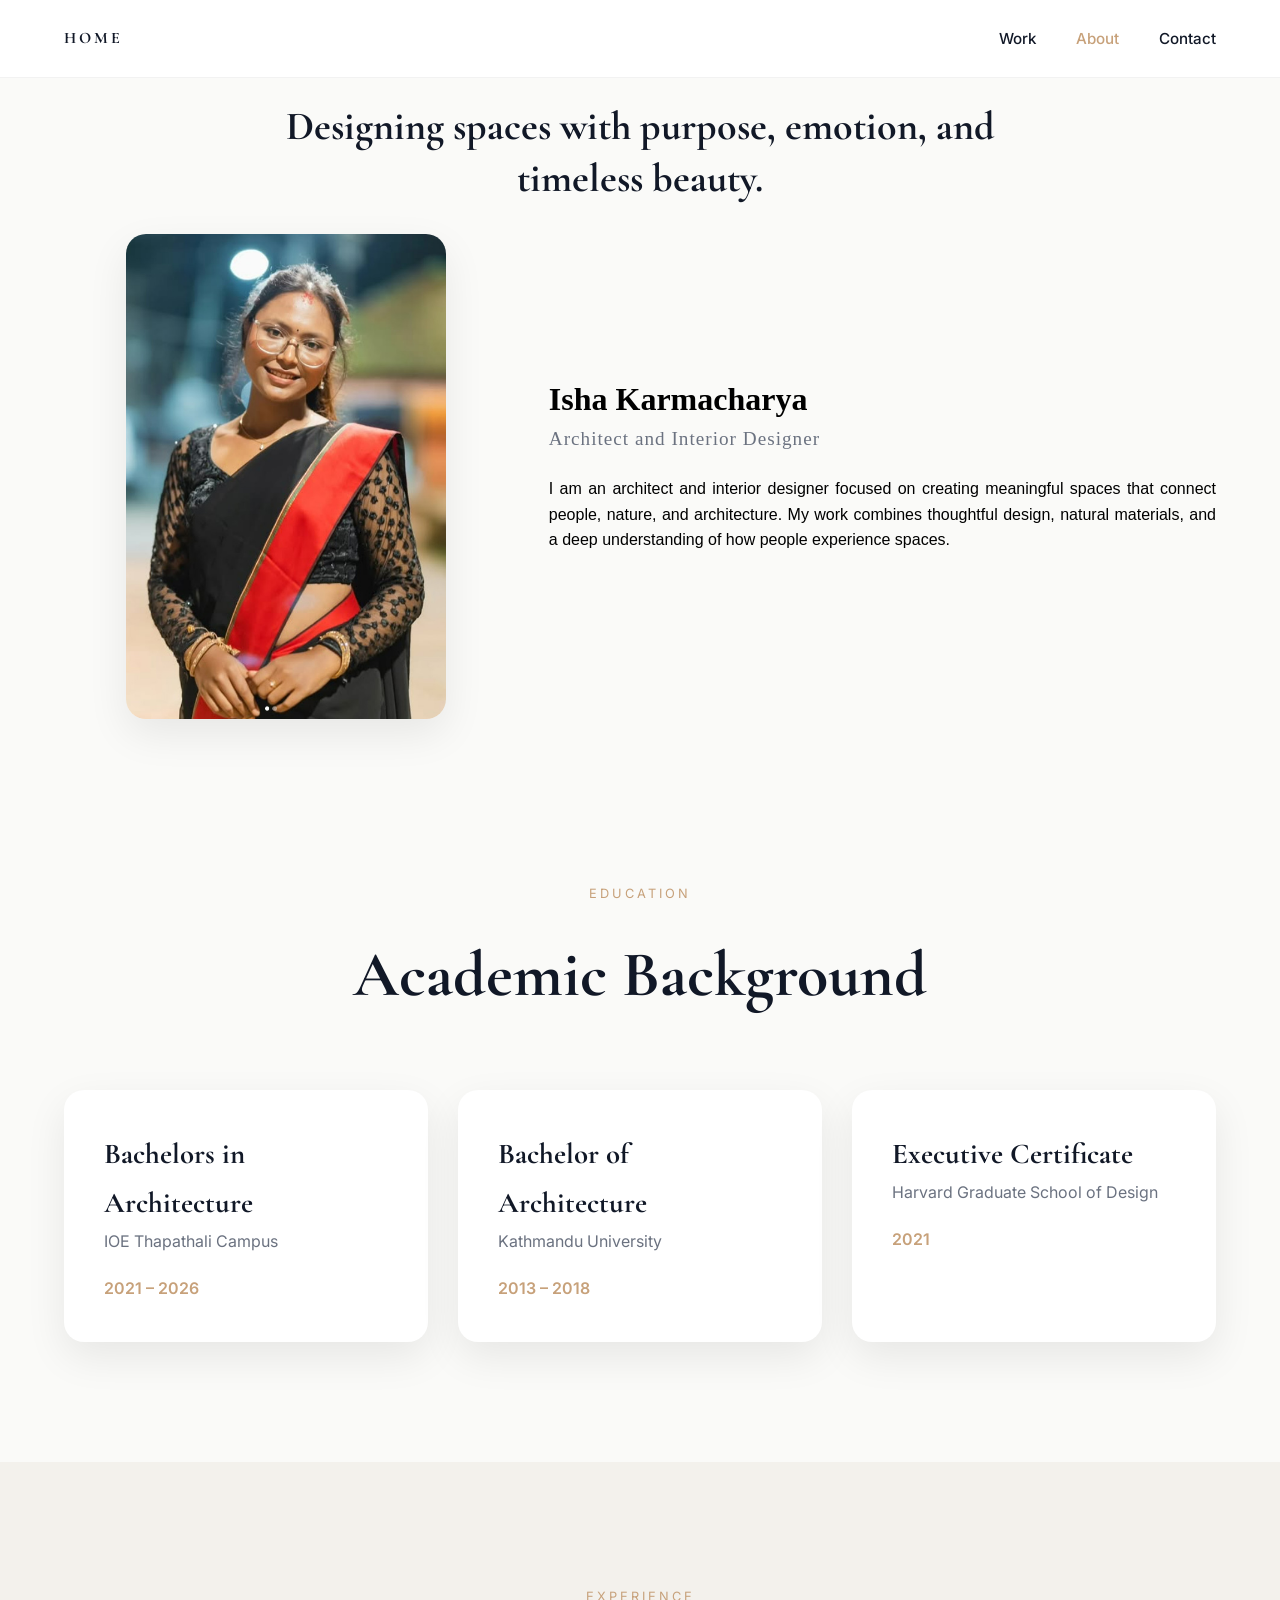
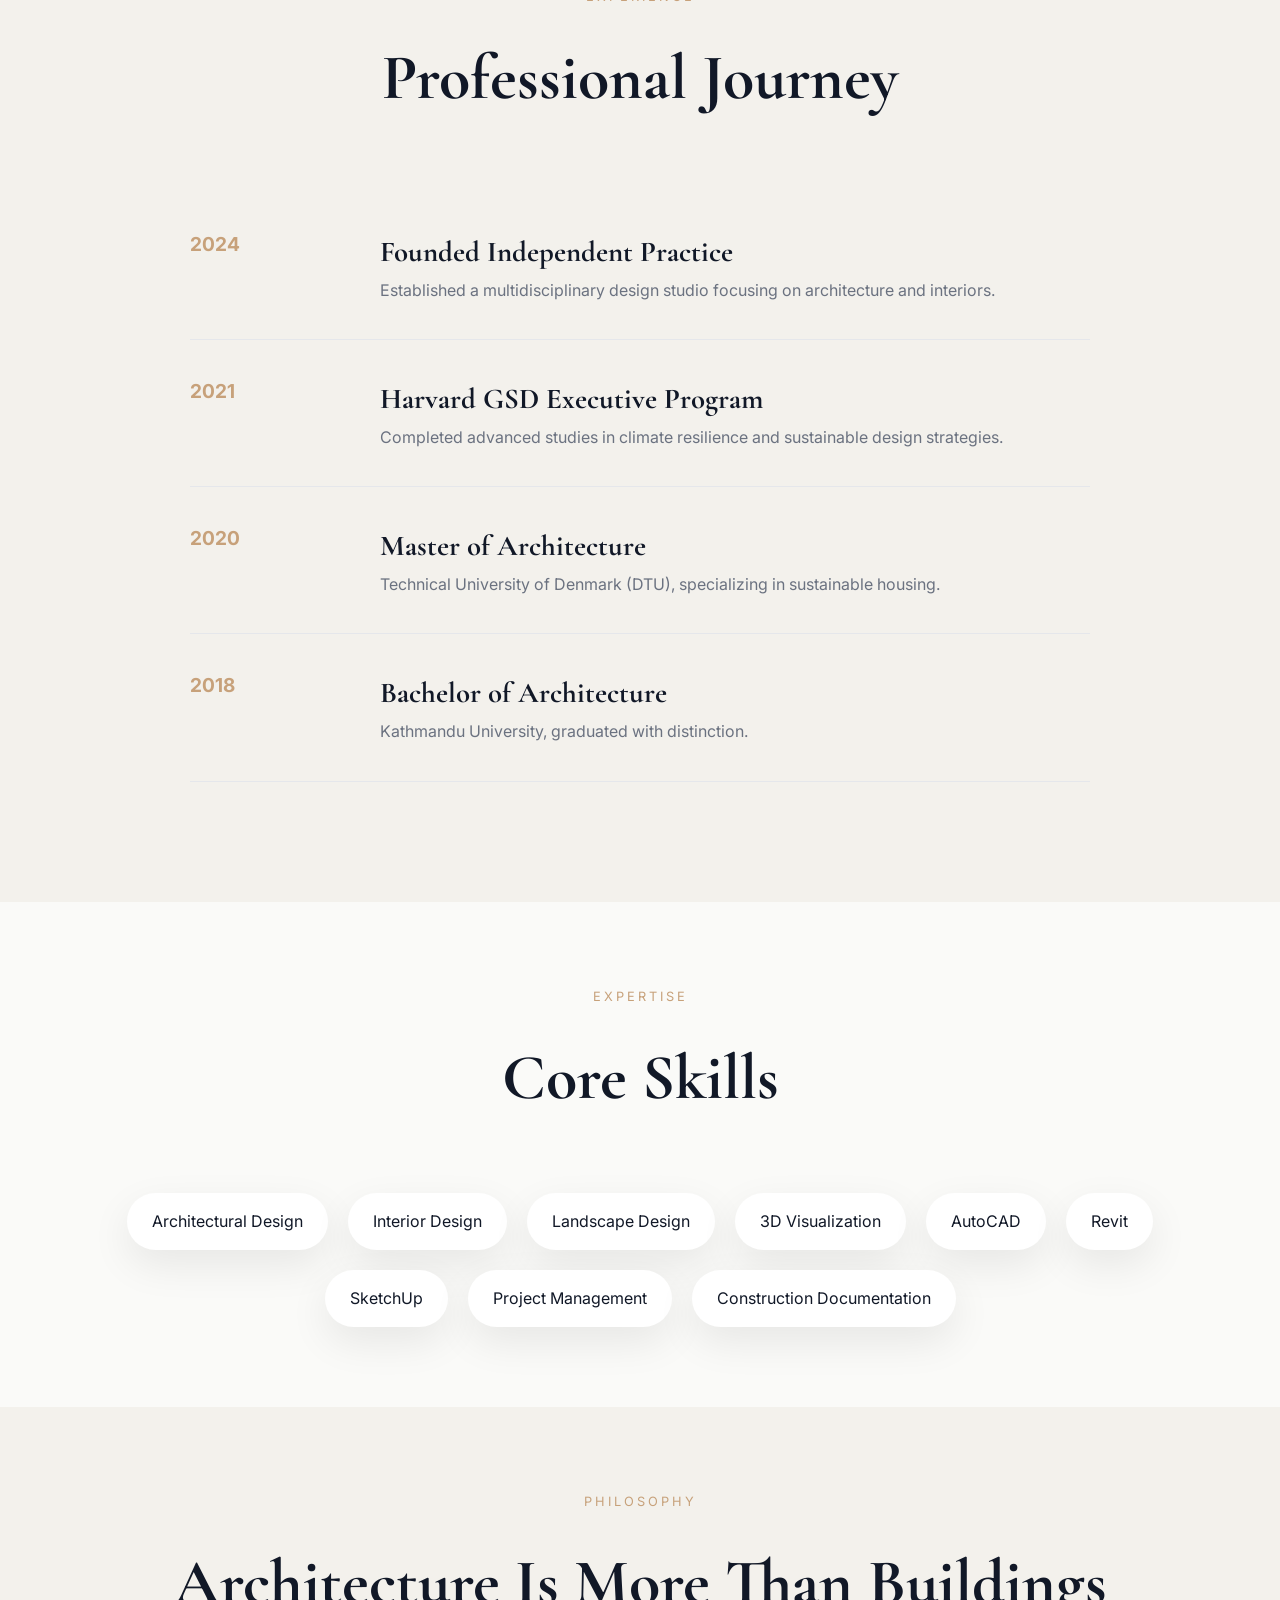
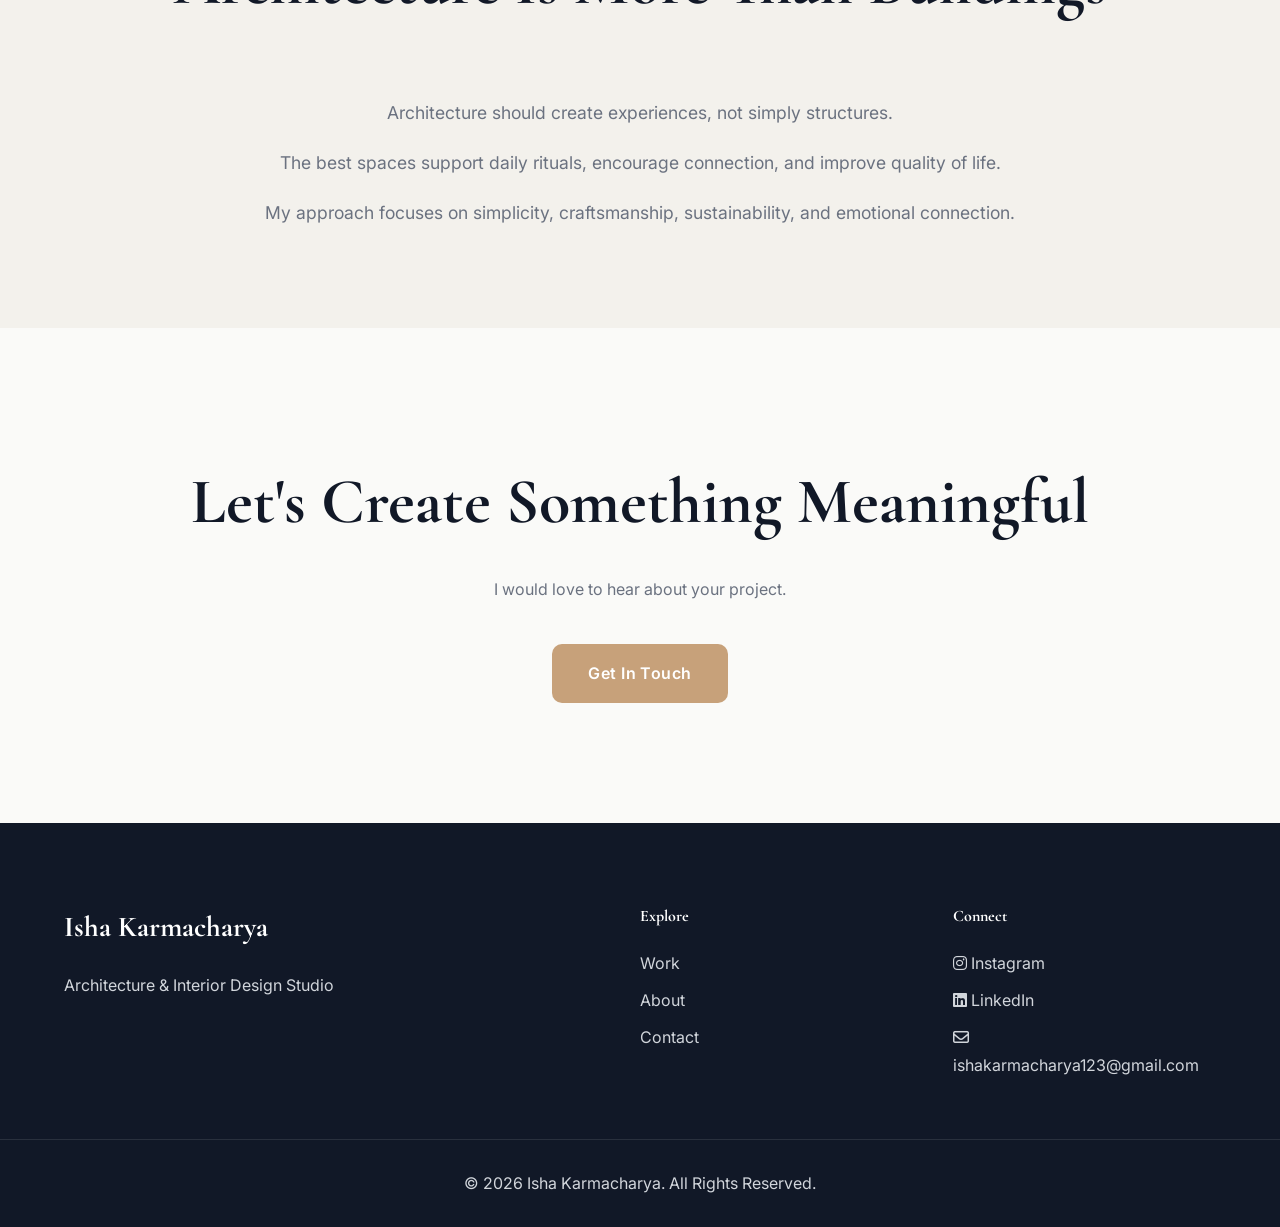
<file: about.html>
<!DOCTYPE html>
<html lang="en">

<head>

<meta charset="UTF-8">
<meta name="viewport" content="width=device-width, initial-scale=1.0">

<title>About | Isha Karmacharya</title>

<link rel="preconnect" href="https://fonts.googleapis.com">
<link rel="preconnect" href="https://fonts.gstatic.com" crossorigin>

<link href="https://fonts.googleapis.com/css2?family=Cormorant+Garamond:wght@400;500;600;700&family=Inter:wght@300;400;500;600;700&display=swap" rel="stylesheet">

<!-- Font Awesome for Icons -->
<link rel="stylesheet" href="https://cdnjs.cloudflare.com/ajax/libs/font-awesome/6.5.1/css/all.min.css">

<link rel="stylesheet" href="style.css">

<style>
/* About page custom styles */
.about-hero {
    padding: 100px 0 40px !important;
}

/* Center the title above */
.centered-title {
    text-align: center;
    max-width: 800px;
    margin: 0 auto 30px;
}

.centered-title .section-tag {
    display: block;
    margin-bottom: 10px;
    color: #111827 !important;
}

.centered-title h1 {
    font-size: 2.5rem;
    line-height: 1.3;
    font-family: 'Cormorant Garamond', serif;
    color: var(--text);
}

/* Two column layout with photo and text side by side */
.about-two-columns {
    display: flex;
    gap: 40px;
    align-items: center;
    justify-content: center;
}

/* Smaller photo */
.about-two-columns .about-image {
    flex: 0.8;
}

.about-two-columns .about-image img {
    width: 100%;
    height: auto;
    max-width: 320px;
    border-radius: 20px;
    box-shadow: var(--shadow);
    margin: 0 auto;
    display: block;
}

/* Right side content container */
.right-content {
    flex: 1.2;
}

/* Name and title section - Times New Roman */
.name-title {
    margin-bottom: 20px;
}

.name-title .name {
    font-family: 'Times New Roman', Times, serif;
    font-size: 2rem;
    font-weight: bold;
    color: #000000;
    margin: 0;
    line-height: 1.2;
}

.name-title .title {
    font-family: 'Times New Roman', Times, serif;
    font-size: 1.2rem;
    font-weight: normal;
    color: #6b7280;
    margin: 5px 0 0 0;
    letter-spacing: 1px;
}

/* Paragraph - Lucida Sans, Black color, Justified */
.single-paragraph p {
    font-family: 'Lucida Sans', 'Lucida Sans Regular', 'Lucida Grande', 'Lucida Sans Unicode', Geneva, Verdana, sans-serif;
    font-size: 1rem;
    line-height: 1.6;
    margin-bottom: 20px;
    color: #000000 !important;
    text-align: justify;
}

/* Skills section - reduced bottom padding to bring it closer */
.skills-section {
    padding: 80px 0 40px !important;
}

/* Philosophy section - moved down with more top padding */
.philosophy-section {
    padding: 80px 0 80px !important;
    margin-top: 40px !important;
    background: var(--bg-soft);
}

/* Responsive for mobile */
@media (max-width: 900px) {
    .about-hero {
        padding: 80px 0 30px !important;
    }
    
    .about-two-columns {
        flex-direction: column;
        gap: 25px;
    }
    
    .single-paragraph p {
        font-size: 0.95rem;
        text-align: justify;
    }
    
    .centered-title h1 {
        font-size: 1.8rem;
    }
    
    .about-two-columns .about-image img {
        max-width: 250px;
    }
    
    .name-title .name {
        font-size: 1.6rem;
    }
    
    .name-title .title {
        font-size: 1rem;
    }
    
    .skills-section {
        padding: 60px 0 30px !important;
    }
    
    .philosophy-section {
        padding: 60px 0 60px !important;
        margin-top: 30px !important;
    }
}

@media (max-width: 600px) {
    .about-hero {
        padding: 70px 0 20px !important;
    }
    
    .centered-title h1 {
        font-size: 1.5rem;
    }
    
    .single-paragraph p {
        font-size: 0.9rem;
        text-align: justify;
    }
    
    .name-title .name {
        font-size: 1.4rem;
    }
    
    .name-title .title {
        font-size: 0.9rem;
    }
    
    .skills-section {
        padding: 50px 0 20px !important;
    }
    
    .philosophy-section {
        padding: 50px 0 50px !important;
        margin-top: 20px !important;
    }
}
</style>

</head>

<body>

<!-- NAVBAR -->

<nav class="navbar">

<div class="container nav-container">

<a href="index.html" class="logo">
HOME
</a>

<ul class="nav-links">

<li><a href="work.html">Work</a></li>
<li><a class="active" href="about.html">About</a></li>
<li><a href="contact.html">Contact</a></li>

</ul>

<div class="menu-btn" id="menuBtn">
☰
</div>

</div>

</nav>

<!-- HERO - Title centered above photo -->

<section class="about-hero">

<div class="container">

<!-- Centered Title -->
<div class="centered-title">
<h1>Designing spaces with purpose, emotion, and timeless beauty.</h1>
</div>

<!-- Two column layout: Photo on left, name/title + paragraph on right -->
<div class="about-two-columns">

<!-- Photo (smaller) -->
<div class="about-image">
<img src="images/about.jpg" alt="Isha Karmacharya">
</div>

<!-- Right side content -->
<div class="right-content">

<!-- Name and Title - Times New Roman -->
<div class="name-title">
<h2 class="name">Isha Karmacharya</h2>
<p class="title">Architect and Interior Designer</p>
</div>

<!-- Paragraph -->
<div class="single-paragraph">
<p>I am an architect and interior designer focused on creating meaningful spaces that connect people, nature, and architecture. My work combines thoughtful design, natural materials, and a deep understanding of how people experience spaces.</p>
</div>

</div>

</div>

</div>

</section>

<!-- EDUCATION -->

<section class="education-section">

<div class="container">

<div class="section-header">

<span>EDUCATION</span>

<h2>
Academic Background
</h2>

</div>

<div class="education-grid">

<div class="education-card">

<h3>
Bachelors in Architecture
</h3>

<p>
IOE Thapathali Campus
</p>

<span>
2021 – 2026
</span>

</div>

<div class="education-card">

<h3>
Bachelor of Architecture
</h3>

<p>
Kathmandu University
</p>

<span>
2013 – 2018
</span>

</div>

<div class="education-card">

<h3>
Executive Certificate
</h3>

<p>
Harvard Graduate School of Design
</p>

<span>
2021
</span>

</div>

</div>

</div>

</section>

<!-- EXPERIENCE TIMELINE -->

<section class="timeline-section">

<div class="container">

<div class="section-header">

<span>EXPERIENCE</span>

<h2>
Professional Journey
</h2>

</div>

<div class="timeline">

<div class="timeline-item">

<div class="timeline-year">
2024
</div>

<div class="timeline-content">

<h3>
Founded Independent Practice
</h3>

<p>
Established a multidisciplinary design studio
focusing on architecture and interiors.
</p>

</div>

</div>

<div class="timeline-item">

<div class="timeline-year">
2021
</div>

<div class="timeline-content">

<h3>
Harvard GSD Executive Program
</h3>

<p>
Completed advanced studies in climate resilience
and sustainable design strategies.
</p>

</div>

</div>

<div class="timeline-item">

<div class="timeline-year">
2020
</div>

<div class="timeline-content">

<h3>
Master of Architecture
</h3>

<p>
Technical University of Denmark (DTU),
specializing in sustainable housing.
</p>

</div>

</div>

<div class="timeline-item">

<div class="timeline-year">
2018
</div>

<div class="timeline-content">

<h3>
Bachelor of Architecture
</h3>

<p>
Kathmandu University,
graduated with distinction.
</p>

</div>

</div>

</div>

</div>

</section>

<!-- SKILLS -->

<section class="skills-section">

<div class="container">

<div class="section-header">

<span>EXPERTISE</span>

<h2>
Core Skills
</h2>

</div>

<div class="skills-grid">

<div class="skill">
Architectural Design
</div>

<div class="skill">
Interior Design
</div>

<div class="skill">
Landscape Design
</div>

<div class="skill">
3D Visualization
</div>

<div class="skill">
AutoCAD
</div>

<div class="skill">
Revit
</div>

<div class="skill">
SketchUp
</div>

<div class="skill">
Project Management
</div>

<div class="skill">
Construction Documentation
</div>

</div>

</div>

</section>

<!-- PHILOSOPHY - MOVED DOWN WITH MORE SPACE -->

<section class="philosophy-section">

<div class="container">

<div class="section-header">

<span>PHILOSOPHY</span>

<h2>
Architecture Is More Than Buildings
</h2>

</div>

<div class="philosophy-content">

<p>
Architecture should create experiences,
not simply structures.
</p>

<p>
The best spaces support daily rituals,
encourage connection, and improve quality of life.
</p>

<p>
My approach focuses on simplicity,
craftsmanship, sustainability,
and emotional connection.
</p>

</div>

</div>

</section>

<!-- CTA -->

<section class="cta">

<div class="container">

<h2>
Let's Create Something Meaningful
</h2>

<p>
I would love to hear about your project.
</p>

<a href="contact.html" class="btn-primary">
Get In Touch
</a>

</div>

</section>

<!-- FOOTER -->

<footer class="footer">

<div class="container footer-grid">

<div>

<h3>
Isha Karmacharya
</h3>

<p>
Architecture & Interior Design Studio
</p>

</div>

<div>

<h4>Explore</h4>

<a href="work.html">Work</a>
<a href="about.html">About</a>
<a href="contact.html">Contact</a>

</div>

<div>

<h4>Connect</h4>

<a href="https://www.instagram.com/isha_karmacharya_/" target="_blank">
<i class="fab fa-instagram"></i> Instagram
</a>

<a href="#" target="_blank">
<i class="fab fa-linkedin"></i> LinkedIn
</a>

<a href="mailto:ishakarmacharya123@gmail.com">

<i class="far fa-envelope"></i> ishakarmacharya123@gmail.com

</a>

</div>

</div>

<div class="footer-bottom">

© <span id="year"></span> Isha Karmacharya.
All Rights Reserved.

</div>

</footer>

<script src="script.js"></script>

</body>
</html>
</file>
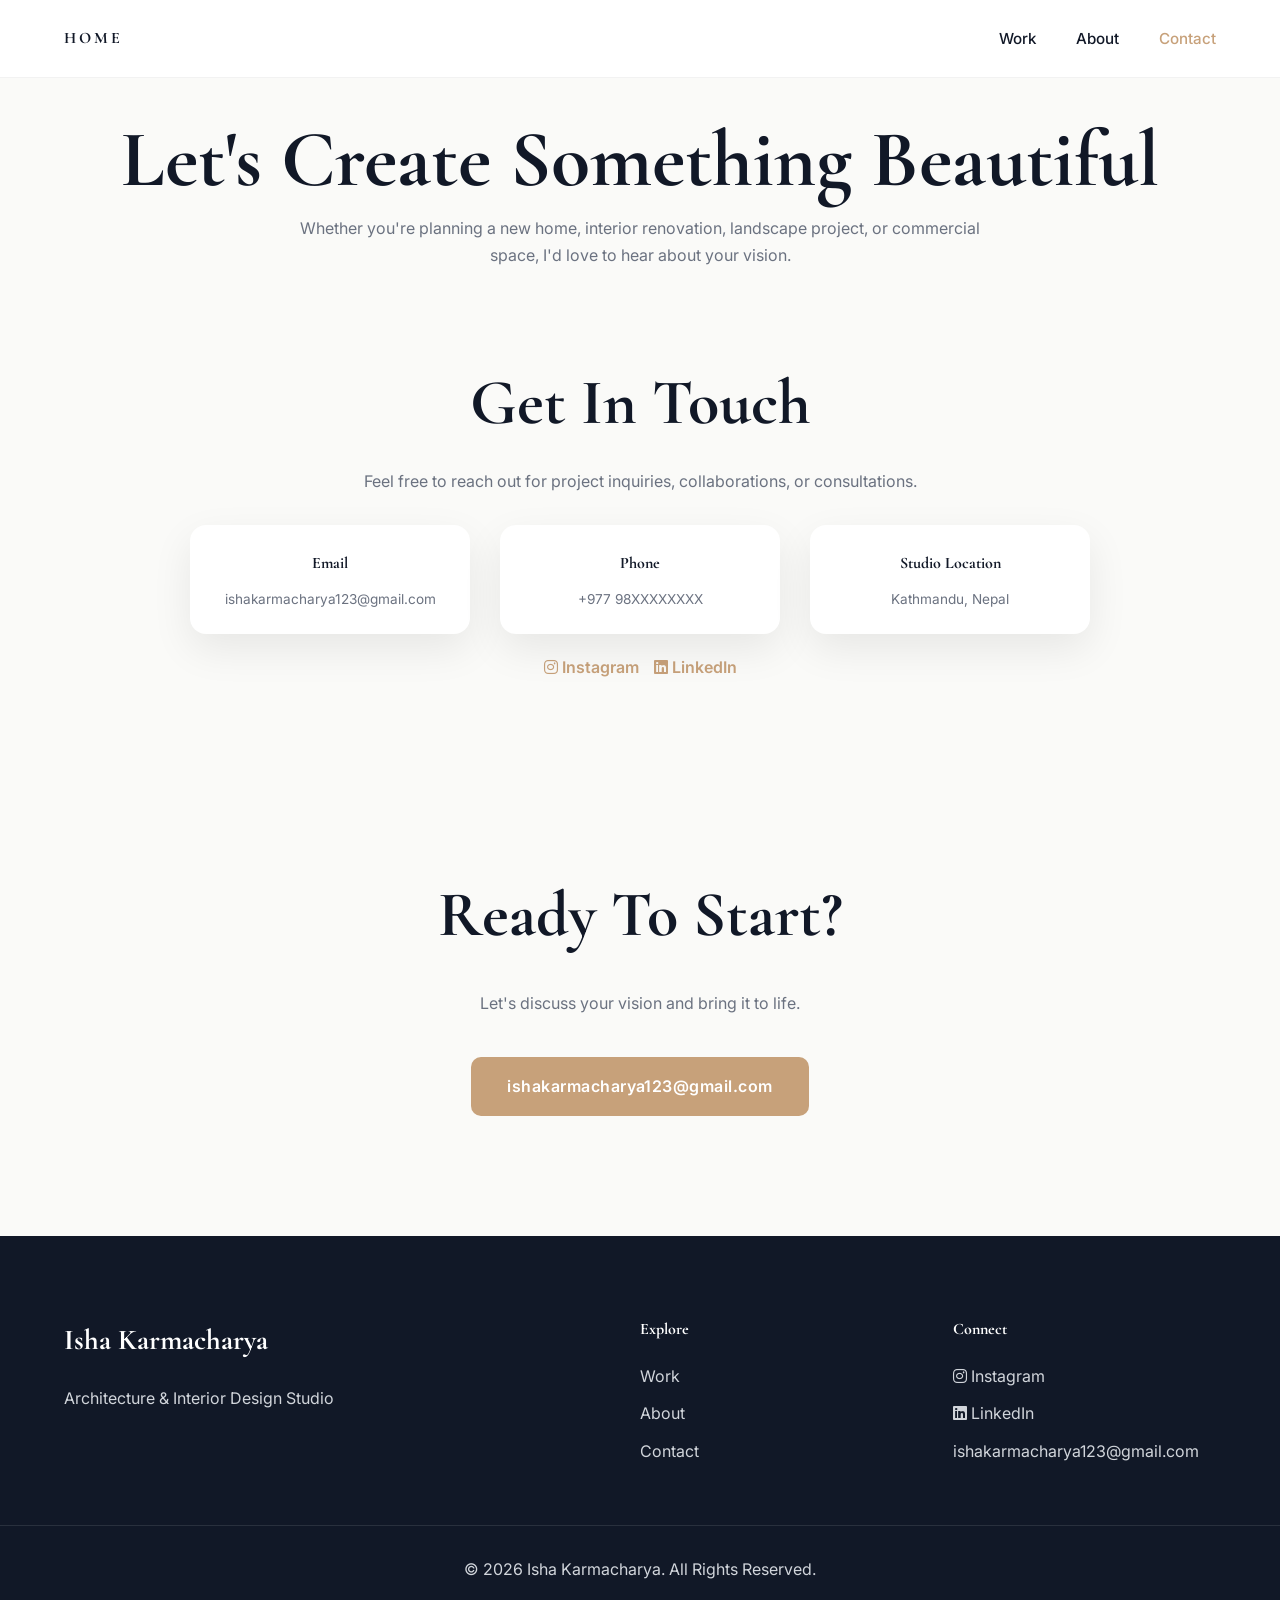
<file: contact.html>
<!DOCTYPE html>
<html lang="en">

<head>

<meta charset="UTF-8">
<meta name="viewport" content="width=device-width, initial-scale=1.0">

<title>Contact | Isha Karmacharya</title>

<link rel="preconnect" href="https://fonts.googleapis.com">
<link rel="preconnect" href="https://fonts.gstatic.com" crossorigin>

<link href="https://fonts.googleapis.com/css2?family=Cormorant+Garamond:wght@400;500;600;700&family=Inter:wght@300;400;500;600;700&display=swap" rel="stylesheet">

<!-- Font Awesome for Icons -->
<link rel="stylesheet" href="https://cdnjs.cloudflare.com/ajax/libs/font-awesome/6.5.1/css/all.min.css">

<link rel="stylesheet" href="style.css">

<style>
/* Additional centering styles for contact page */
.contact-centered {
    text-align: center;
}

.contact-centered .contact-info {
    max-width: 900px;
    margin: 0 auto;
}

/* Smaller title */
.contact-hero h1 {
    font-size: 5rem;
    margin-bottom: 15px;
}

/* Reduced spacing - moved everything up */
.contact-hero {
    padding: 120px 0 40px !important;
}

.contact-hero p {
    margin-top: 15px;
    margin-bottom: 0;
}

/* Reduced contact section padding */
.contact-section {
    padding: 40px 0 60px !important;
}

/* Horizontal contact cards */
.horizontal-cards {
    display: flex;
    justify-content: center;
    gap: 30px;
    flex-wrap: wrap;
    margin: 30px 0 20px;
}

.horizontal-cards .contact-card {
    flex: 1;
    min-width: 200px;
    max-width: 280px;
    text-align: center;
    margin-top: 0;
    word-wrap: break-word;
    overflow-wrap: break-word;
    white-space: normal;
}

/* Fix for long email text */
.contact-card p {
    word-break: break-all;
    overflow-wrap: break-word;
    white-space: normal;
    font-size: 0.85rem;
    line-height: 1.4;
    padding: 0 5px;
}

.contact-card h4 {
    margin-bottom: 12px;
}

.contact-centered .social-links {
    justify-content: center;
    margin-top: 10px;
}

/* Reduced spacing for Get In Touch heading */
.contact-info h2 {
    margin-bottom: 10px;
}

.contact-info > p {
    margin-bottom: 20px;
}

/* Responsive for smaller screens */
@media (max-width: 700px) {
    .horizontal-cards .contact-card {
        min-width: 100%;
        max-width: 100%;
    }
    
    .contact-hero h1 {
        font-size: 2.2rem;
    }
    
    .contact-hero {
        padding: 100px 0 30px !important;
    }
    
    .contact-section {
        padding: 30px 0 40px !important;
    }
}
</style>

</head>

<body>

<!-- NAVBAR -->

<nav class="navbar">

<div class="container nav-container">

<a href="index.html" class="logo">
HOME
</a>

<ul class="nav-links">

<li><a href="work.html">Work</a></li>
<li><a href="about.html">About</a></li>
<li><a class="active" href="contact.html">Contact</a>

</ul>

<div class="menu-btn" id="menuBtn">
☰
</div>

</div>

</nav>

<!-- HERO - REDUCED PADDING -->

<section class="contact-hero">

<div class="container">

<h1>
Let's Create Something Beautiful
</h1>

<p>
Whether you're planning a new home, interior renovation, landscape project, or commercial space, I'd love to hear about your vision.
</p>

</div>

</section>

<!-- CONTACT SECTION - REDUCED PADDING -->

<section class="contact-section">

<div class="container contact-centered">

<div class="contact-info">

<h2>
Get In Touch
</h2>

<p>
Feel free to reach out for project inquiries, collaborations, or consultations.
</p>

<!-- Horizontal Cards -->
<div class="horizontal-cards">

<div class="contact-card">
<h4>Email</h4>
<p>ishakarmacharya123@gmail.com</p>
</div>

<div class="contact-card">
<h4>Phone</h4>
<p>+977 98XXXXXXXX</p>
</div>

<div class="contact-card">
<h4>Studio Location</h4>
<p>Kathmandu, Nepal</p>
</div>

</div>

<div class="social-links">

<a href="https://www.instagram.com/isha_karmacharya_/" target="_blank">
<i class="fab fa-instagram"></i> Instagram
</a>

<a href="#" target="_blank">
<i class="fab fa-linkedin"></i> LinkedIn
</a>

</div>

</div>

</div>

</section>

<!-- CTA -->

<section class="cta">

<div class="container">

<h2>
Ready To Start?
</h2>

<p>
Let's discuss your vision and bring it to life.
</p>

<a href="mailto:ishakarmacharya123@gmail.com" class="btn-primary">

ishakarmacharya123@gmail.com

</a>

</div>

</section>

<!-- FOOTER -->

<footer class="footer">

<div class="container footer-grid">

<div>

<h3>
Isha Karmacharya
</h3>

<p>
Architecture & Interior Design Studio
</p>

</div>

<div>

<h4>Explore</h4>

<a href="work.html">Work</a>
<a href="about.html">About</a>
<a href="contact.html">Contact</a>

</div>

<div>

<h4>Connect</h4>

<a href="https://www.instagram.com/isha_karmacharya_/" target="_blank">
<i class="fab fa-instagram"></i> Instagram
</a>

<a href="#" target="_blank">
<i class="fab fa-linkedin"></i> LinkedIn
</a>

<a href="mailto:ishakarmacharya123@gmail.com">

ishakarmacharya123@gmail.com

</a>

</div>

</div>

<div class="footer-bottom">

© <span id="year"></span> Isha Karmacharya.
All Rights Reserved.

</div>

</footer>

<script src="script.js"></script>

</body>
</html>
</file>
<file: style.css>
/* =====================================
   GOOGLE FONTS
===================================== */

:root{
    --bg:#fafaf8;
    --bg-soft:#f3f1ec;

    --white:#ffffff;

    --text:#111827;
    --text-light:#6b7280;

    --gold:#c7a17a;
    --gold-dark:#9f7b58;

    --border:#e5e7eb;

    --shadow:0 15px 40px rgba(0,0,0,.08);
}

/* =====================================
   RESET
===================================== */

*{
    margin:0;
    padding:0;
    box-sizing:border-box;
}

html{
    scroll-behavior:smooth;
}

body{
    background:var(--bg);
    color:var(--text);

    font-family:'Inter',sans-serif;
    line-height:1.7;

    overflow-x:hidden;
}

img{
    width:100%;
    display:block;
}

a{
    text-decoration:none;
}

ul{
    list-style:none;
}

/* =====================================
   TYPOGRAPHY
===================================== */

h1,h2,h3,h4,.logo{
    font-family:'Cormorant Garamond',serif;
}

h1{
    font-size:clamp(4rem,9vw,7rem);
    line-height:1;
}

h2{
    font-size:clamp(2.5rem,5vw,4rem);
}

h3{
    font-size:1.8rem;
}

p{
    color:var(--text-light);
}

.container{
    width:min(1200px,90%);
    margin:auto;
}

/* =====================================
   NAVBAR
===================================== */

.navbar{
    position:fixed;
    top:0;
    width:100%;

    background:rgba(255,255,255,.92);

    backdrop-filter:blur(20px);

    z-index:1000;

    border-bottom:1px solid rgba(0,0,0,.05);
}

.nav-container{
    display:flex;
    justify-content:space-between;
    align-items:center;

    padding:25px 0;
}

.logo{
    color:var(--text);

    font-size:1rem;
    letter-spacing:.18em;
    font-weight:700;
}

.nav-links{
    display:flex;
    gap:40px;
}

.nav-links a{
    color:var(--text);

    font-size:.95rem;
    font-weight:500;

    transition:.3s;
}

.nav-links a:hover{
    color:var(--gold);
}

.menu-btn{
    display:none;
    font-size:2rem;
    cursor:pointer;
}

/* =====================================
   HERO
===================================== */

.hero{
    min-height:100vh;

    background:
    linear-gradient(
    rgba(0,0,0,.45),
    rgba(0,0,0,.45)
    ),
    url("https://images.unsplash.com/photo-1511818966892-d7d671e672a2");

    background-size:cover;
    background-position:center;

    display:flex;
    justify-content:center;
    align-items:center;

    text-align:center;

    color:white;

    padding:0 20px;
}

.hero-content{
    max-width:850px;
}

.hero-tag{
    letter-spacing:4px;

    font-size:.8rem;

    margin-bottom:20px;

    color:#f5f5f5;
}

.hero p{
    color:#f1f1f1;

    max-width:650px;

    margin:30px auto;

    font-size:1.1rem;
}

/* =====================================
   BUTTONS
===================================== */

.hero-buttons{
    display:flex;
    justify-content:center;
    gap:20px;
    flex-wrap:wrap;
}

.btn-primary{
    background:var(--gold);

    color:white;

    padding:15px 35px;

    border-radius:8px;

    transition:.3s;
}

.btn-primary:hover{
    background:var(--gold-dark);
}

.btn-secondary{
    border:1px solid white;

    color:white;

    padding:15px 35px;

    border-radius:8px;

    transition:.3s;
}

.btn-secondary:hover{
    background:white;
    color:black;
}

/* =====================================
   STATS
===================================== */

.stats{
    padding:100px 0;
}

.stats-grid{
    display:grid;
    grid-template-columns:repeat(3,1fr);
    gap:30px;
    text-align:center;
}

.stat-item h2{
    color:var(--gold);
    margin-bottom:10px;
}

.stat-item p{
    color:var(--text);
}

/* =====================================
   SECTION HEADER
===================================== */

.section-header{
    text-align:center;
    margin-bottom:60px;
}

.section-header span{
    color:var(--gold);

    font-size:.8rem;

    letter-spacing:3px;
}

.section-header h2{
    margin:15px 0;
}

/* =====================================
   PROJECTS
===================================== */

.featured{
    padding:120px 0;
}

.project-grid{
    display:grid;

    grid-template-columns:
    repeat(auto-fit,minmax(320px,1fr));

    gap:40px;
}

.project-card{
    background:white;

    border-radius:18px;

    overflow:hidden;

    box-shadow:var(--shadow);

    transition:.4s;
}

.project-card:hover{
    transform:translateY(-10px);
}

.project-card img{
    height:350px;

    object-fit:cover;

    transition:.6s;
}

.project-card:hover img{
    transform:scale(1.05);
}

.project-info{
    padding:25px;
}

.project-info h3{
    margin-bottom:10px;
}

.project-info a{
    display:inline-block;

    margin-top:15px;

    color:var(--gold);
    font-weight:600;
}

/* =====================================
   ABOUT PREVIEW
===================================== */

.about-preview{
    padding:120px 0;
}

.about-grid{
    display:grid;

    grid-template-columns:1fr 1fr;

    gap:60px;

    align-items:center;
}

.about-image img{
    border-radius:20px;

    box-shadow:var(--shadow);
}

.about-content span{
    color:var(--gold);

    letter-spacing:3px;

    font-size:.8rem;
}

.about-content h2{
    margin:20px 0;
}

.text-link{
    display:inline-block;

    margin-top:20px;

    color:var(--gold);

    font-weight:600;
}

/* =====================================
   SERVICES
===================================== */

.services{
    padding:120px 0;

    background:var(--bg-soft);
}

.services-grid{
    display:grid;

    grid-template-columns:
    repeat(auto-fit,minmax(300px,1fr));

    gap:30px;
}

.service-card{
    background:white;

    padding:40px;

    border-radius:18px;

    box-shadow:var(--shadow);

    transition:.3s;
}

.service-card:hover{
    transform:translateY(-8px);
}

.service-card h3{
    margin-bottom:15px;
}

/* =====================================
   CTA
===================================== */

.cta{
    padding:120px 20px;

    text-align:center;
}

.cta h2{
    margin-bottom:20px;
}

.cta p{
    margin-bottom:40px;
}

/* =====================================
   FOOTER
===================================== */

.footer{
    background:#111827;

    color:white;

    padding-top:80px;
}

.footer-grid{
    display:grid;

    grid-template-columns:
    2fr 1fr 1fr;

    gap:50px;
}

.footer h3,
.footer h4{
    color:white;
    margin-bottom:20px;
}

.footer a{
    display:block;

    color:#d1d5db;

    margin-bottom:10px;

    transition:.3s;
}

.footer a:hover{
    color:var(--gold);
}

.footer p{
    color:#d1d5db;
}

.footer-bottom{
    text-align:center;

    padding:30px 0;

    margin-top:50px;

    border-top:1px solid rgba(255,255,255,.1);

    color:#d1d5db;
}

/* =====================================
   RESPONSIVE
===================================== */

@media(max-width:900px){

    .about-grid{
        grid-template-columns:1fr;
    }

    .stats-grid{
        grid-template-columns:1fr;
    }

    .footer-grid{
        grid-template-columns:1fr;
    }

    .nav-links{
        display:none;
    }

    .menu-btn{
        display:block;
    }

    h1{
        font-size:4rem;
    }
}

@media(max-width:600px){

    h1{
        font-size:3rem;
    }

    h2{
        font-size:2.2rem;
    }

    .hero-buttons{
        flex-direction:column;
    }

    .btn-primary,
    .btn-secondary{
        width:100%;
    }
}

/* WORK PAGE */

.page-hero{
padding:180px 0 100px;
text-align:center;
}

.page-hero h1{
margin:20px 0;
}

.page-hero p{
max-width:700px;
margin:auto;
}

.section-tag{
color:var(--gold);
letter-spacing:3px;
font-size:.8rem;
}

.projects-section{
padding:100px 0;
}

.project-showcase{
display:grid;
grid-template-columns:1fr 1fr;
gap:80px;
align-items:center;
margin-bottom:150px;
}

.project-showcase.reverse{
direction:rtl;
}

.project-showcase.reverse .project-content{
direction:ltr;
}

.project-image img{
border-radius:20px;
box-shadow:var(--shadow);
height:600px;
object-fit:cover;
}

.project-content h2{
margin:15px 0;
}

.project-category{
color:var(--gold);
font-size:.8rem;
letter-spacing:3px;
}

.project-meta{
display:flex;
gap:40px;
margin:30px 0;
}

.project-meta strong{
display:block;
margin-bottom:5px;
}

.process-section{
padding:120px 0;
background:var(--bg-soft);
}

@media(max-width:900px){

.project-showcase{
grid-template-columns:1fr;
}

.project-showcase.reverse{
direction:ltr;
}

.project-image img{
height:400px;
}

.project-meta{
flex-direction:column;
gap:15px;
}

}

/* ==========================
   ABOUT PAGE
========================== */

.about-hero{
padding:180px 0 120px;
}

.about-hero-grid{
display:grid;
grid-template-columns:1fr 1fr;
gap:80px;
align-items:center;
}

.about-image img{
border-radius:16px;
box-shadow:var(--shadow);
}

.biography{
padding:120px 0;
}

.bio-content{
max-width:900px;
margin:auto;
}

.bio-content p{
margin-bottom:25px;
font-size:1.05rem;
}

.timeline-section{
padding:120px 0;
background:var(--bg-soft);
}

.timeline{
max-width:900px;
margin:auto;
}

.timeline-item{
display:grid;
grid-template-columns:150px 1fr;
gap:40px;
padding:35px 0;
border-bottom:1px solid var(--border);
}

.timeline-year{
font-size:1.2rem;
font-weight:700;
color:var(--gold);
}

.education-section{
padding:120px 0;
}

.education-grid{
display:grid;
grid-template-columns:repeat(auto-fit,minmax(280px,1fr));
gap:30px;
}

.education-card{
background:white;
padding:40px;
border-radius:20px;
box-shadow:var(--shadow);
}

.education-card span{
display:block;
margin-top:20px;
color:var(--gold);
font-weight:600;
}

.skills-grid{
display:flex;
flex-wrap:wrap;
gap:20px;
justify-content:center;
}

.skill{
padding:15px 25px;
background:white;
border-radius:50px;
box-shadow:var(--shadow);
}

.philosophy-section{
padding:120px 0;
background:var(--bg-soft);
text-align:center;
}

.philosophy-content{
max-width:800px;
margin:auto;
}

.philosophy-content p{
margin-bottom:20px;
font-size:1.1rem;
}

@media(max-width:900px){

.about-hero-grid{
grid-template-columns:1fr;
}

.timeline-item{
grid-template-columns:1fr;
gap:15px;
}

}

/* ===================================
   CONTACT PAGE
=================================== */

.contact-hero{
padding:180px 0 120px;
text-align:center;
}

.contact-hero p{
max-width:700px;
margin:auto;
}

.contact-section{
padding:120px 0;
}

.contact-grid{
display:grid;
grid-template-columns:1fr 1.2fr;
gap:60px;
align-items:start;
}

.contact-info h2{
margin-bottom:20px;
}

.contact-card{
background:white;
padding:25px;
margin-top:20px;
border-radius:16px;
box-shadow:var(--shadow);
}

.contact-card h4{
margin-bottom:10px;
}

.social-links{
margin-top:30px;
display:flex;
flex-wrap:wrap;
gap:15px;
}

.social-links a{
color:var(--gold);
font-weight:600;
}

.contact-form{
background:white;
padding:40px;
border-radius:20px;
box-shadow:var(--shadow);
}

.form-group{
margin-bottom:20px;
}

.form-group label{
display:block;
margin-bottom:8px;
font-weight:600;
}

.form-group input,
.form-group textarea,
.form-group select{
width:100%;
padding:15px;
border:1px solid var(--border);
border-radius:10px;
font-family:'Inter',sans-serif;
font-size:1rem;
background:white;
}

.form-group input:focus,
.form-group textarea:focus,
.form-group select:focus{
outline:none;
border-color:var(--gold);
}

.location-section{
padding:120px 0;
background:var(--bg-soft);
}

.map-placeholder{
height:450px;
background:white;
border-radius:20px;
display:flex;
flex-direction:column;
justify-content:center;
align-items:center;
box-shadow:var(--shadow);
}

.faq-section{
padding:120px 0;
}

.faq-grid{
display:grid;
grid-template-columns:repeat(auto-fit,minmax(300px,1fr));
gap:30px;
}

.faq-card{
background:white;
padding:35px;
border-radius:20px;
box-shadow:var(--shadow);
}

.faq-card h3{
margin-bottom:15px;
}

@media(max-width:900px){

.contact-grid{
grid-template-columns:1fr;
}

}

/* ======================================
   JAVASCRIPT ANIMATIONS
====================================== */

.hidden{
    opacity:0;
    transform:translateY(40px);
    transition:all .8s ease;
}

.show{
    opacity:1;
    transform:translateY(0);
}

.nav-links a.active{
    color:var(--gold);
}

.loaded{
    opacity:1;
}

body{
    opacity:0;
    transition:opacity .5s ease;
}

body.loaded-page{
    opacity:1;
}

/* MOBILE MENU */

@media(max-width:900px){

    .nav-links{
        position:absolute;

        top:100%;
        left:0;

        width:100%;

        background:white;

        flex-direction:column;

        padding:30px;

        display:none;

        box-shadow:0 10px 30px rgba(0,0,0,.08);
    }

    .nav-links.active{
        display:flex;
    }

}

/* =====================================
   PROJECT DETAIL PAGES
===================================== */

.project-hero{
    position:relative;
    height:100vh;
    overflow:hidden;
}

.project-hero img{
    width:100%;
    height:100%;
    object-fit:cover;
}

.project-hero-overlay{
    position:absolute;
    inset:0;
    background:linear-gradient(
        rgba(0,0,0,.55),
        rgba(0,0,0,.55)
    );
    display:flex;
    align-items:center;
    color:white;
}

.project-hero-overlay h1{
    margin:20px 0;
}

.project-hero-overlay p{
    color:#f5f5f5;
    max-width:700px;
}

.project-overview{
    padding:120px 0;
}

.overview-grid{
    display:grid;
    grid-template-columns:2fr 1fr;
    gap:80px;
}

.project-details{
    background:white;
    padding:40px;
    border-radius:20px;
    box-shadow:var(--shadow);
}

.detail-item{
    margin-bottom:25px;
}

.detail-item:last-child{
    margin-bottom:0;
}

.detail-item h4{
    margin-bottom:8px;
}

.design-concept{
    padding:120px 0;
    background:var(--bg-soft);
}

.concept-text{
    max-width:900px;
    margin:auto;
    text-align:center;
    font-size:1.1rem;
}

.gallery-section{
    padding:120px 0;
}

.project-gallery{
    display:grid;
    grid-template-columns:repeat(2,1fr);
    gap:25px;
}

.project-gallery img{
    width:100%;
    border-radius:20px;
    box-shadow:var(--shadow);
    transition:.4s;
}

.project-gallery img:hover{
    transform:scale(1.03);
}

.materials-section{
    padding:120px 0;
    background:var(--bg-soft);
}

.materials-grid{
    display:grid;
    grid-template-columns:repeat(3,1fr);
    gap:30px;
}

.material-card{
    background:white;
    padding:40px;
    border-radius:20px;
    box-shadow:var(--shadow);
}

.project-quote{
    padding:120px 0;
    text-align:center;
}

.project-quote blockquote{
    max-width:900px;
    margin:auto;
    font-size:2rem;
    line-height:1.4;
    font-family:'Cormorant Garamond',serif;
}

.next-project{
    padding:120px 0;
}

.next-project-box{
    background:white;
    padding:60px;
    text-align:center;
    border-radius:20px;
    box-shadow:var(--shadow);
}

.next-project-box span{
    color:var(--gold);
    letter-spacing:3px;
    font-size:.8rem;
}

.next-project-box h2{
    margin:20px 0;
}

/* Better About Page Image */

.about-image img{
    width:100%;
    height:650px;
    object-fit:cover;
    border-radius:20px;
    box-shadow:var(--shadow);
}

/* Better Project Hover */

.project-card:hover{
    transform:translateY(-10px);
    box-shadow:0 25px 50px rgba(0,0,0,.12);
}

/* Better Primary Button */

.btn-primary{
    display:inline-block;
    background:var(--gold);
    color:white;
    padding:16px 36px;
    border-radius:10px;
    font-weight:600;
    letter-spacing:.03em;
    transition:.3s;
}

.btn-primary:hover{
    background:var(--gold-dark);
}

/* Mobile */

@media(max-width:900px){

    .overview-grid{
        grid-template-columns:1fr;
    }

    .project-gallery{
        grid-template-columns:1fr;
    }

    .materials-grid{
        grid-template-columns:1fr;
    }

    .project-hero{
        height:70vh;
    }

    .project-quote blockquote{
        font-size:1.5rem;
    }
}
</file>
